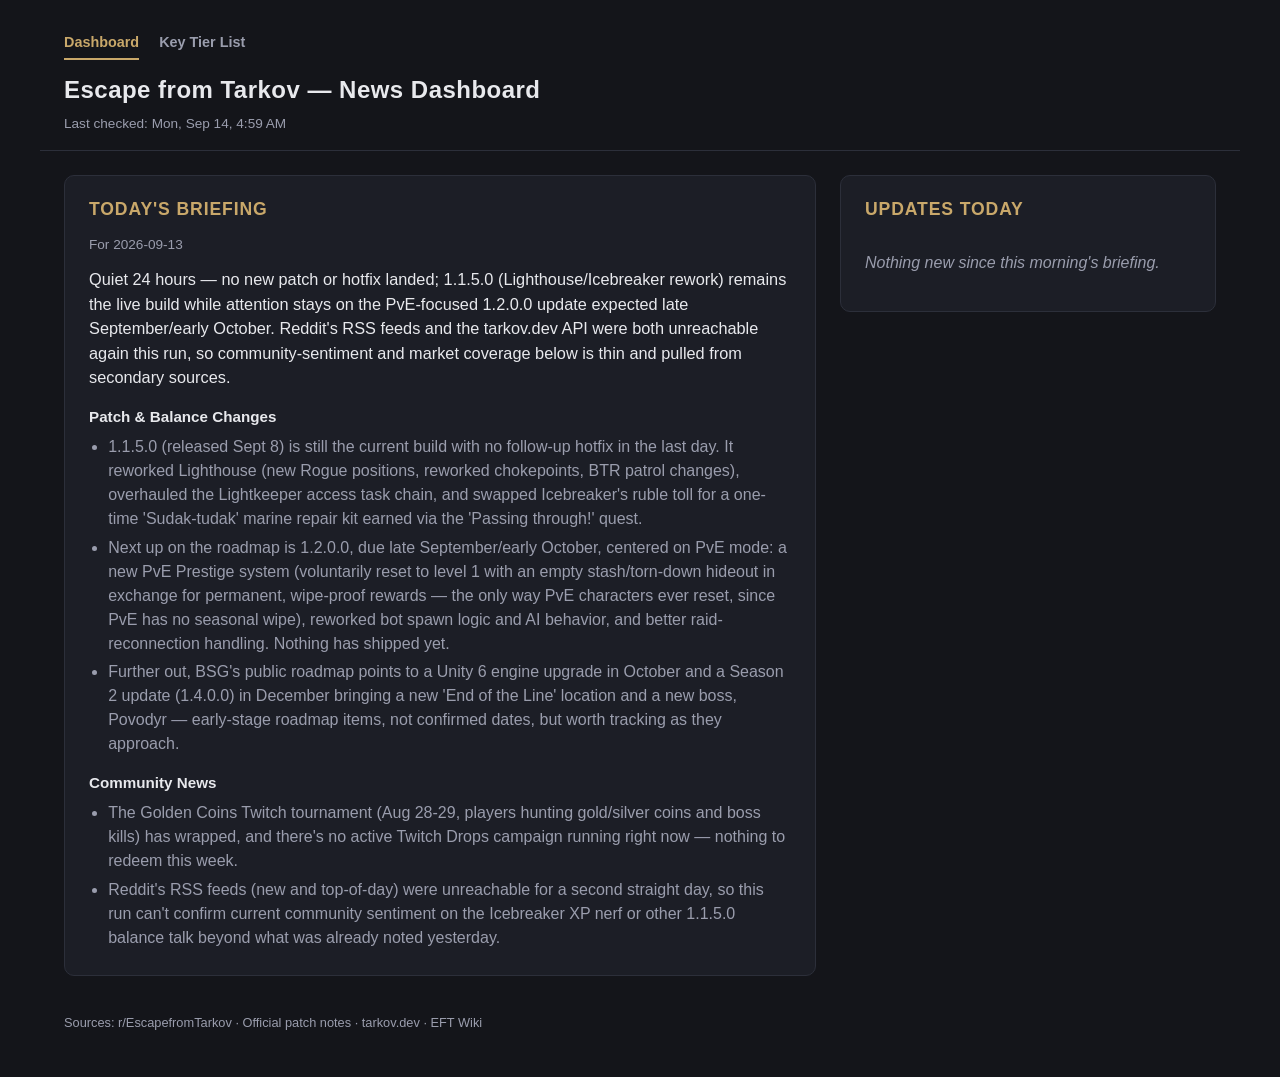
<file: index.html>
<!DOCTYPE html>
<html lang="en">
<head>
<meta charset="UTF-8">
<meta name="viewport" content="width=device-width, initial-scale=1.0">
<title>Tarkov News Dashboard</title>
<link rel="stylesheet" href="style.css">
</head>
<body>
  <header class="page-header">
    <nav class="site-nav">
      <a href="index.html" class="active">Dashboard</a>
      <a href="keys.html">Key Tier List</a>
    </nav>
    <h1>Escape from Tarkov — News Dashboard</h1>
    <p id="last-checked" class="last-checked">Loading…</p>
  </header>

  <main>
    <section id="briefing" class="briefing">
      <h2>Today's Briefing</h2>
      <p id="briefing-date" class="briefing-date"></p>
      <p id="briefing-summary" class="briefing-summary"></p>
      <div id="briefing-categories" class="categories"></div>
    </section>

    <section id="updates" class="updates">
      <h2>Updates Today</h2>
      <div id="updates-list" class="updates-list"></div>
    </section>
  </main>

  <footer class="page-footer">
    <p>Sources: r/EscapefromTarkov · Official patch notes · tarkov.dev · EFT Wiki</p>
  </footer>

  <script src="script.js"></script>
</body>
</html>
</file>
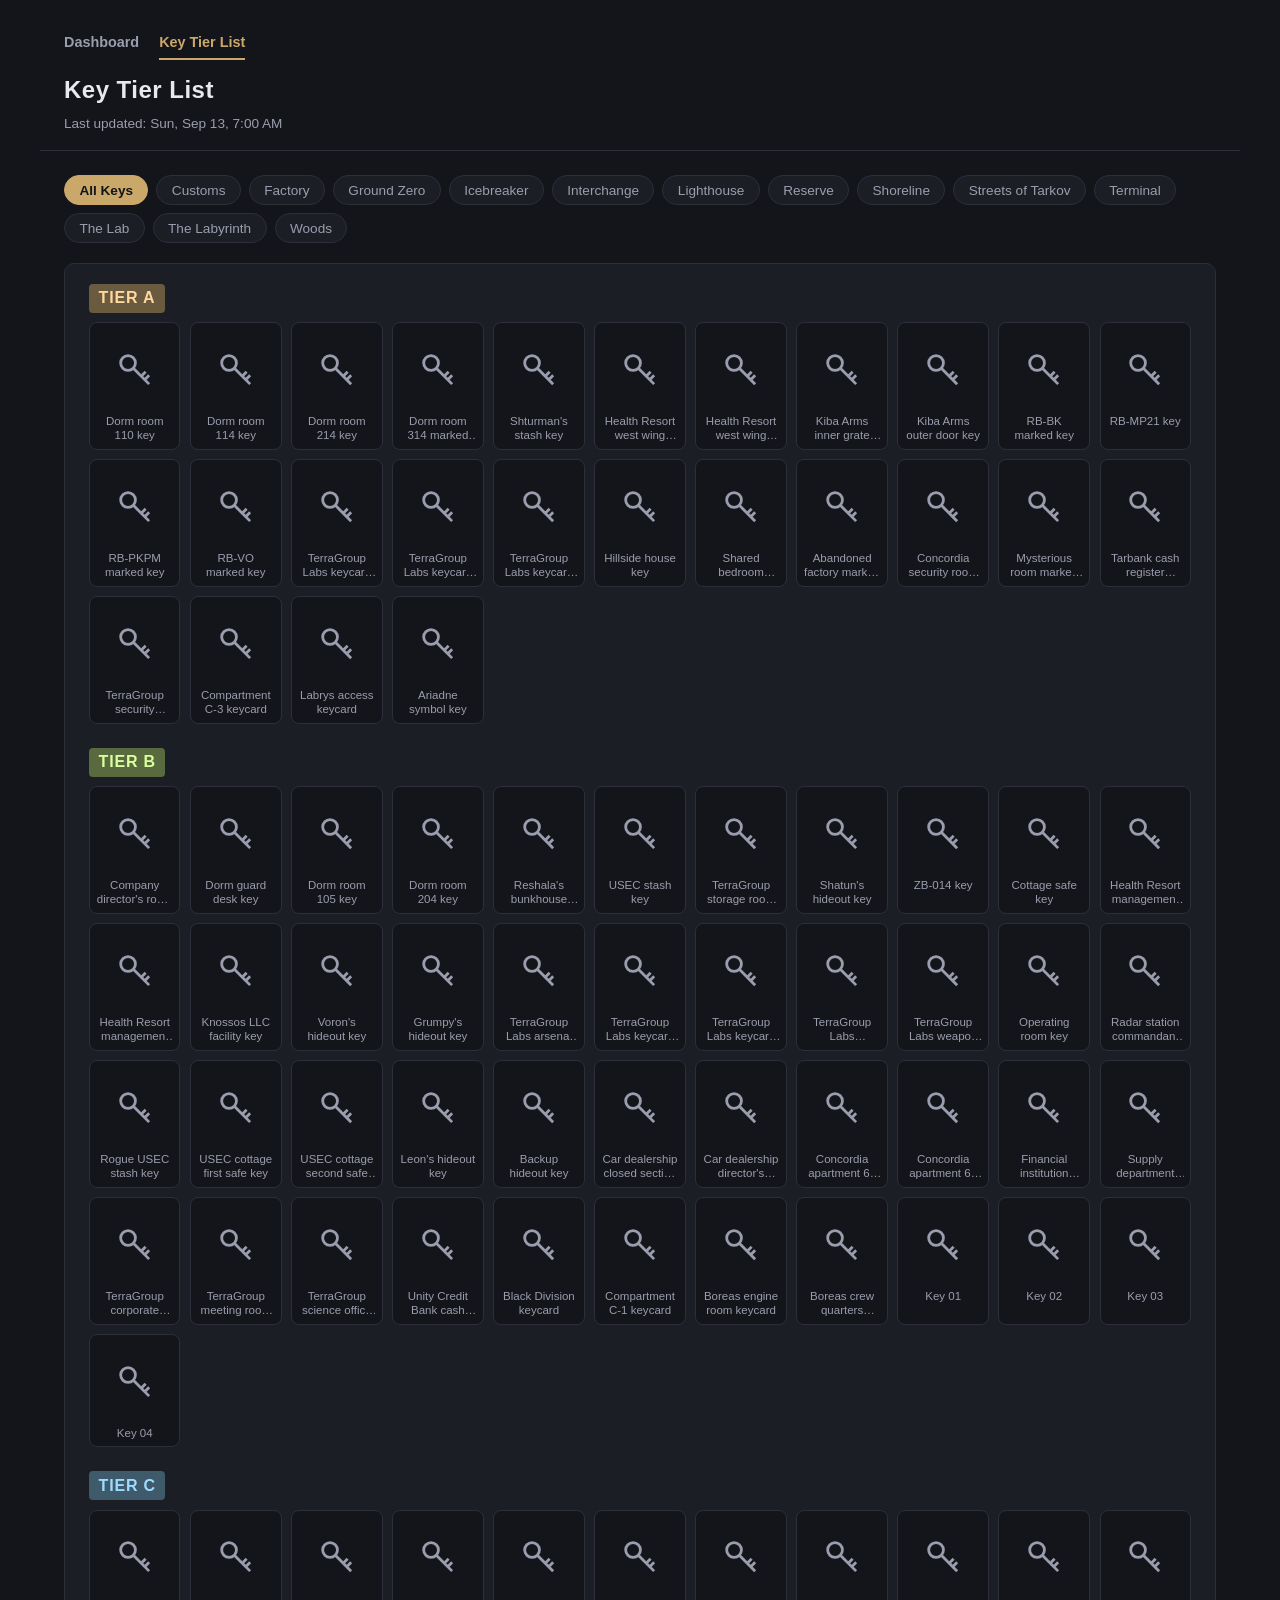
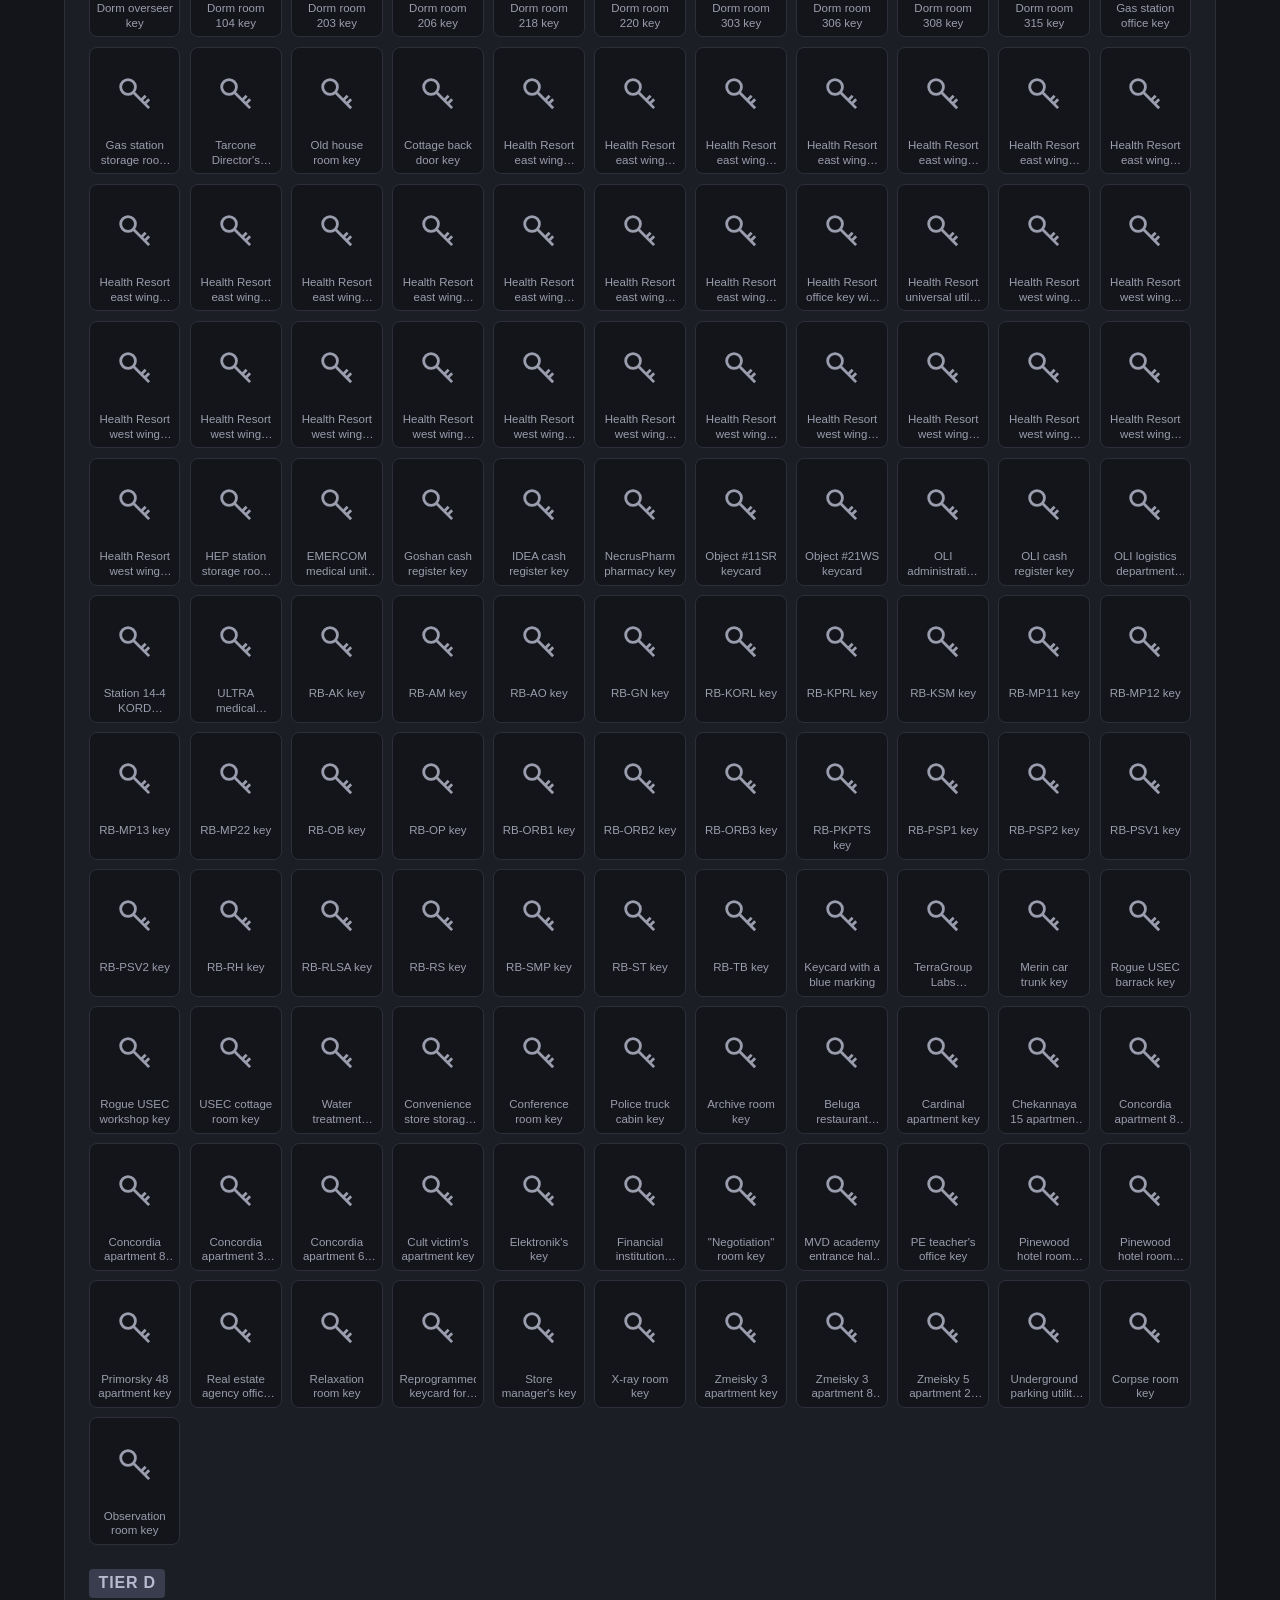
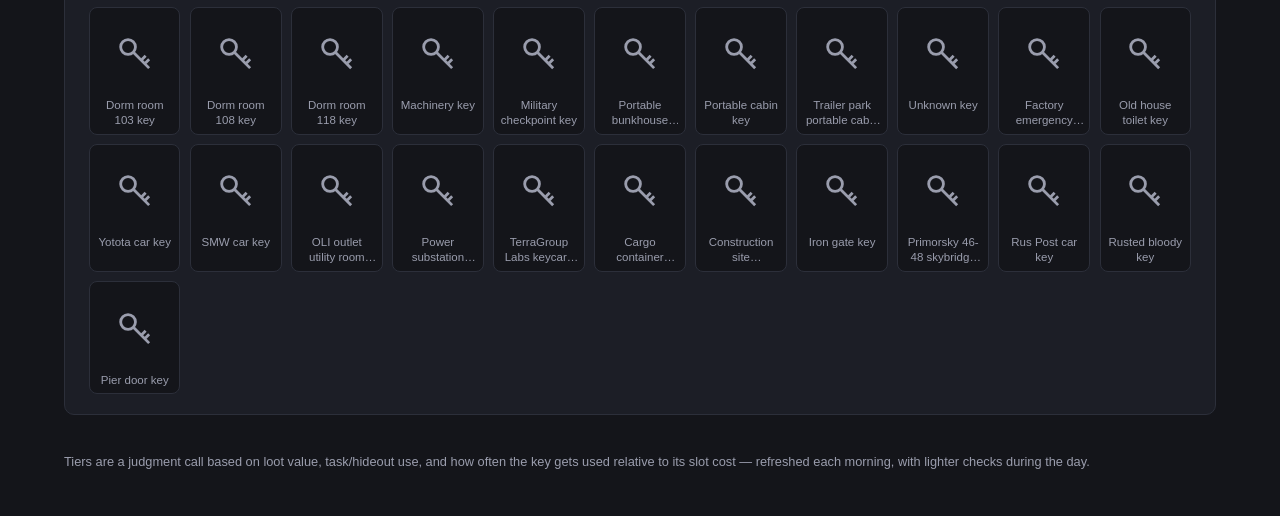
<file: keys.html>
<!DOCTYPE html>
<html lang="en">
<head>
<meta charset="UTF-8">
<meta name="viewport" content="width=device-width, initial-scale=1.0">
<title>Tarkov Key Tier List</title>
<link rel="stylesheet" href="style.css">
</head>
<body>
  <header class="page-header">
    <nav class="site-nav">
      <a href="index.html">Dashboard</a>
      <a href="keys.html" class="active">Key Tier List</a>
    </nav>
    <h1>Key Tier List</h1>
    <p id="last-checked" class="last-checked">Loading…</p>
  </header>

  <main class="keys-main">
    <div id="map-tabs" class="map-tabs"></div>
    <section class="tier-list">
      <div id="tier-groups"></div>
    </section>
  </main>

  <footer class="page-footer">
    <p>Tiers are a judgment call based on loot value, task/hideout use, and how often the key gets used relative to its slot cost — refreshed each morning, with lighter checks during the day.</p>
  </footer>

  <script src="keys.js"></script>
</body>
</html>
</file>
<file: style.css>
:root {
  color-scheme: dark;
  --bg: #14151a;
  --panel: #1c1e26;
  --panel-border: #2c2f3a;
  --text: #e8e9ed;
  --text-dim: #9a9dad;
  --accent: #c9a86a;
  --accent-dim: #7c6b47;
  --update-border: #3a3d4d;
}

* { box-sizing: border-box; }

body {
  margin: 0;
  background: var(--bg);
  color: var(--text);
  font-family: -apple-system, BlinkMacSystemFont, "Segoe UI", Roboto, Helvetica, Arial, sans-serif;
  line-height: 1.5;
}

.page-header {
  padding: 2rem 1.5rem 1rem;
  max-width: 1200px;
  margin: 0 auto;
  border-bottom: 1px solid var(--panel-border);
}

.page-header h1 {
  margin: 0 0 0.4rem;
  font-size: 1.5rem;
  letter-spacing: 0.02em;
}

.last-checked {
  margin: 0;
  color: var(--text-dim);
  font-size: 0.85rem;
}

.site-nav {
  display: flex;
  gap: 1.25rem;
  margin-bottom: 0.75rem;
}

.site-nav a {
  color: var(--text-dim);
  text-decoration: none;
  font-size: 0.9rem;
  font-weight: 600;
  padding-bottom: 0.25rem;
  border-bottom: 2px solid transparent;
}

.site-nav a:hover {
  color: var(--text);
}

.site-nav a.active {
  color: var(--accent);
  border-bottom-color: var(--accent);
}

main {
  max-width: 1200px;
  margin: 0 auto;
  padding: 1.5rem;
  display: grid;
  grid-template-columns: 2fr 1fr;
  gap: 1.5rem;
  align-items: start;
}

@media (max-width: 860px) {
  main {
    grid-template-columns: 1fr;
  }
}

section {
  background: var(--panel);
  border: 1px solid var(--panel-border);
  border-radius: 10px;
  padding: 1.25rem 1.5rem;
  margin: 0;
}

h2 {
  margin: 0 0 0.75rem;
  font-size: 1.1rem;
  color: var(--accent);
  text-transform: uppercase;
  letter-spacing: 0.05em;
}

.briefing-date {
  color: var(--text-dim);
  font-size: 0.85rem;
  margin: 0 0 0.75rem;
}

.briefing-summary {
  font-size: 1.02rem;
  margin: 0 0 1rem;
}

.category {
  margin-bottom: 1rem;
}

.category:last-child {
  margin-bottom: 0;
}

.category h3 {
  font-size: 0.95rem;
  margin: 0 0 0.4rem;
  color: var(--text);
}

.category ul {
  margin: 0;
  padding-left: 1.2rem;
}

.category li {
  margin-bottom: 0.3rem;
  color: var(--text-dim);
}

.updates-list {
  display: flex;
  flex-direction: column;
  gap: 0.75rem;
}

.update-item {
  padding-bottom: 0.75rem;
  border-bottom: 1px solid var(--update-border);
}

.update-item:last-child {
  border-bottom: none;
  padding-bottom: 0;
}

.update-time {
  color: var(--accent-dim);
  font-size: 0.8rem;
  display: block;
  margin-bottom: 0.15rem;
}

.update-title {
  font-weight: 600;
  margin: 0 0 0.15rem;
}

.update-text {
  color: var(--text-dim);
  margin: 0;
  font-size: 0.92rem;
}

.empty-state {
  color: var(--text-dim);
  font-style: italic;
}

.page-footer {
  max-width: 1200px;
  margin: 0 auto;
  padding: 0 1.5rem 2rem;
  color: var(--text-dim);
  font-size: 0.8rem;
}

/* Key tier list page */

.keys-main {
  display: block;
  max-width: 1200px;
  margin: 0 auto;
  padding: 1.5rem;
}

.map-tabs {
  display: flex;
  flex-wrap: wrap;
  gap: 0.5rem;
  margin-bottom: 1.25rem;
}

.map-tab {
  background: var(--panel);
  border: 1px solid var(--panel-border);
  color: var(--text-dim);
  border-radius: 999px;
  padding: 0.4rem 0.9rem;
  font-size: 0.85rem;
  cursor: pointer;
}

.map-tab:hover {
  color: var(--text);
}

.map-tab.active {
  background: var(--accent);
  border-color: var(--accent);
  color: #14151a;
  font-weight: 600;
}

.tier-list {
  background: var(--panel);
  border: 1px solid var(--panel-border);
  border-radius: 10px;
  padding: 1.25rem 1.5rem;
}

.tier-group {
  margin-bottom: 1.5rem;
}

.tier-group:last-child {
  margin-bottom: 0;
}

.tier-heading {
  font-size: 1rem;
  margin: 0 0 0.6rem;
  text-transform: uppercase;
  letter-spacing: 0.05em;
  display: inline-block;
  padding: 0.15rem 0.6rem;
  border-radius: 4px;
}

.tier-S { background: #6a3f3f; color: #ffb4b4; }
.tier-A { background: #6a5a3f; color: #ffd89e; }
.tier-B { background: #5a6a3f; color: #d9ff9e; }
.tier-C { background: #3f5a6a; color: #9edcff; }
.tier-D { background: #3a3d4d; color: #b8bbd0; }

.key-grid {
  display: grid;
  grid-template-columns: repeat(auto-fill, minmax(88px, 1fr));
  gap: 0.6rem;
}

.key-box {
  position: relative;
  background: var(--bg);
  border: 1px solid var(--panel-border);
  border-radius: 8px;
  padding: 0.5rem 0.4rem 0.4rem;
  text-align: center;
  cursor: default;
}

.key-box:hover,
.key-box:focus {
  border-color: var(--accent-dim);
  outline: none;
}

.key-icon {
  width: 100%;
  aspect-ratio: 1;
  display: flex;
  align-items: center;
  justify-content: center;
  margin-bottom: 0.35rem;
}

.key-icon img {
  max-width: 100%;
  max-height: 100%;
  object-fit: contain;
}

.key-icon.fallback {
  color: var(--text-dim);
}

.key-icon.fallback svg {
  width: 55%;
  height: 55%;
}

.key-box-label {
  margin: 0;
  font-size: 0.72rem;
  color: var(--text-dim);
  line-height: 1.25;
  display: -webkit-box;
  -webkit-line-clamp: 2;
  -webkit-box-orient: vertical;
  overflow: hidden;
}

.key-tooltip {
  position: absolute;
  bottom: calc(100% + 8px);
  left: 50%;
  transform: translateX(-50%);
  width: 220px;
  background: var(--panel);
  border: 1px solid var(--panel-border);
  border-radius: 8px;
  padding: 0.6rem 0.75rem;
  text-align: left;
  box-shadow: 0 8px 24px rgba(0, 0, 0, 0.4);
  opacity: 0;
  visibility: hidden;
  pointer-events: none;
  transition: opacity 0.12s ease;
  z-index: 20;
}

.key-box:hover .key-tooltip,
.key-box:focus .key-tooltip,
.key-box:focus-within .key-tooltip {
  opacity: 1;
  visibility: visible;
}

.key-tooltip-name {
  margin: 0 0 0.35rem;
  font-weight: 600;
  font-size: 0.85rem;
  color: var(--text);
}

.key-tooltip-meta {
  margin: 0 0 0.35rem;
  display: flex;
  gap: 0.4rem;
  align-items: center;
  flex-wrap: wrap;
}

.tier-pill {
  font-size: 0.7rem;
  font-weight: 600;
  padding: 0.1rem 0.45rem;
  border-radius: 999px;
}

.key-map-tag {
  font-size: 0.7rem;
  color: var(--text-dim);
}

.key-tooltip-note {
  margin: 0;
  font-size: 0.8rem;
  color: var(--text-dim);
  line-height: 1.4;
}
</file>
